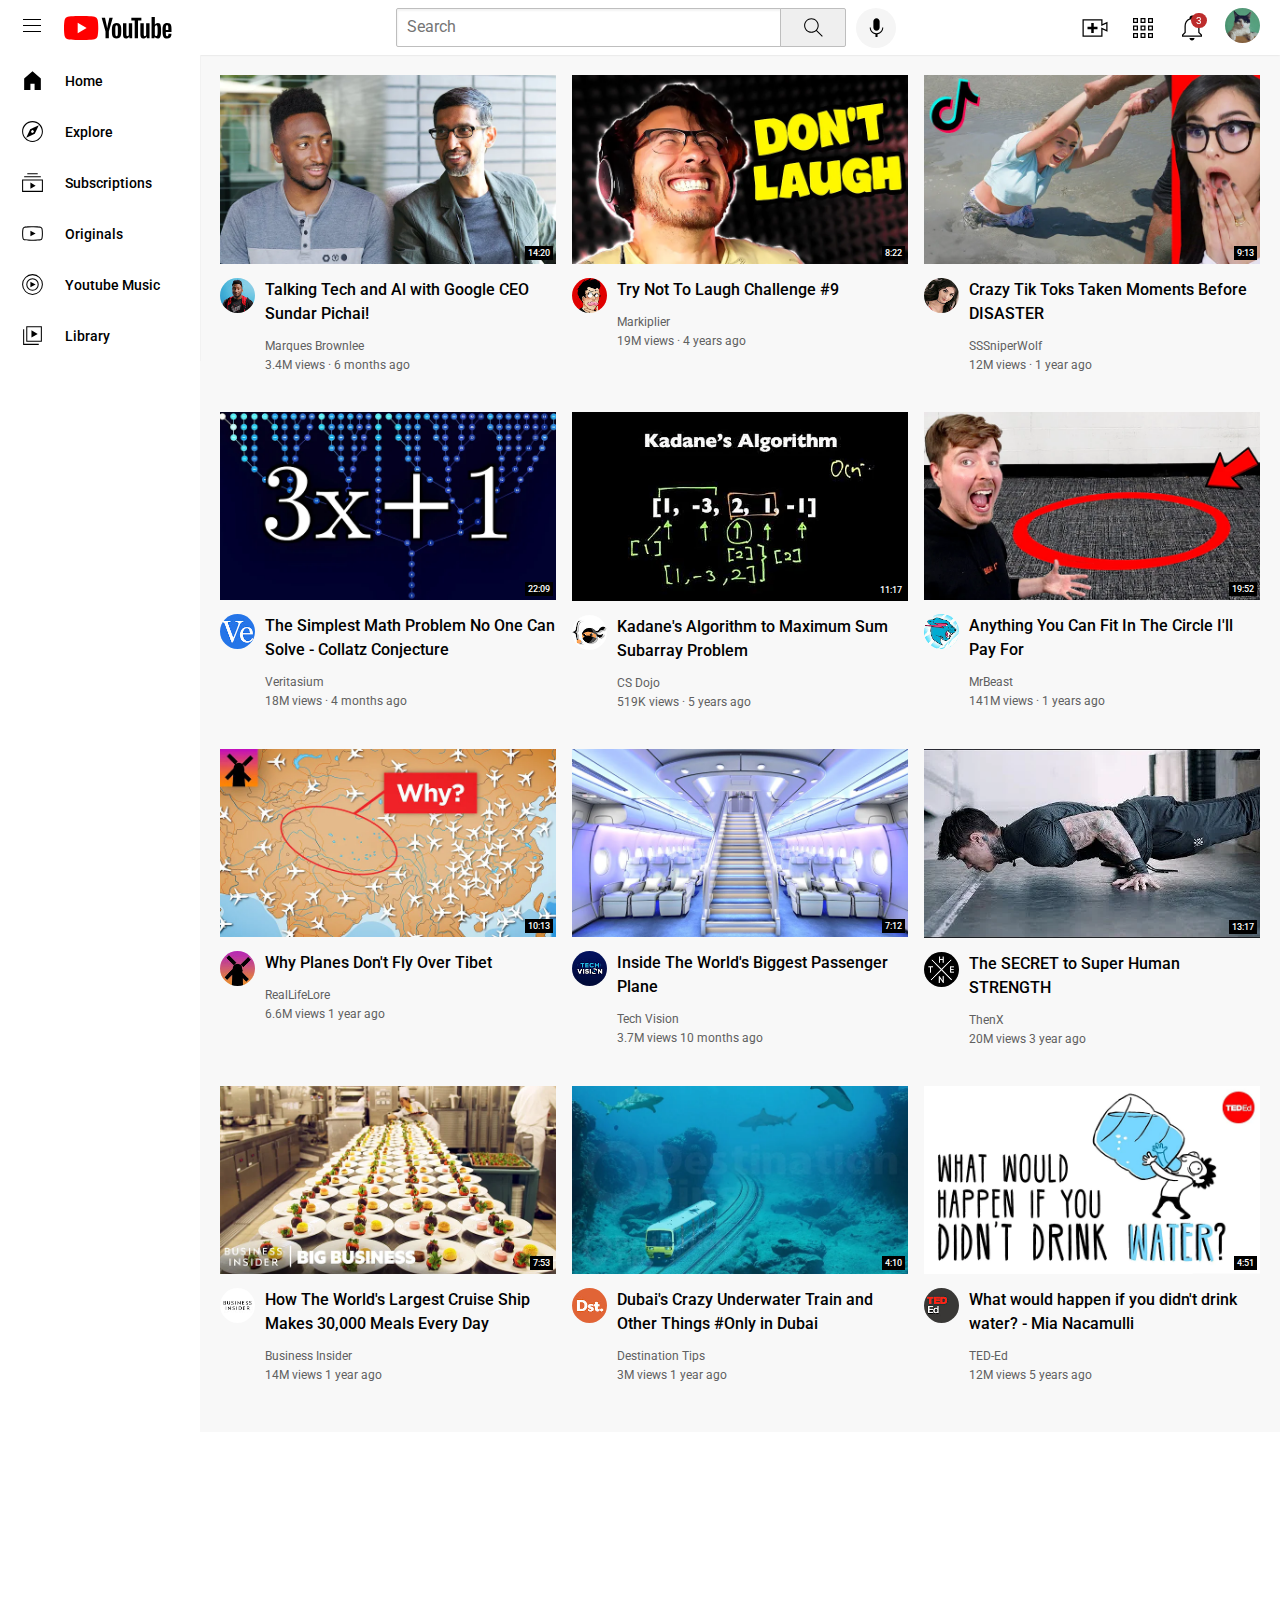
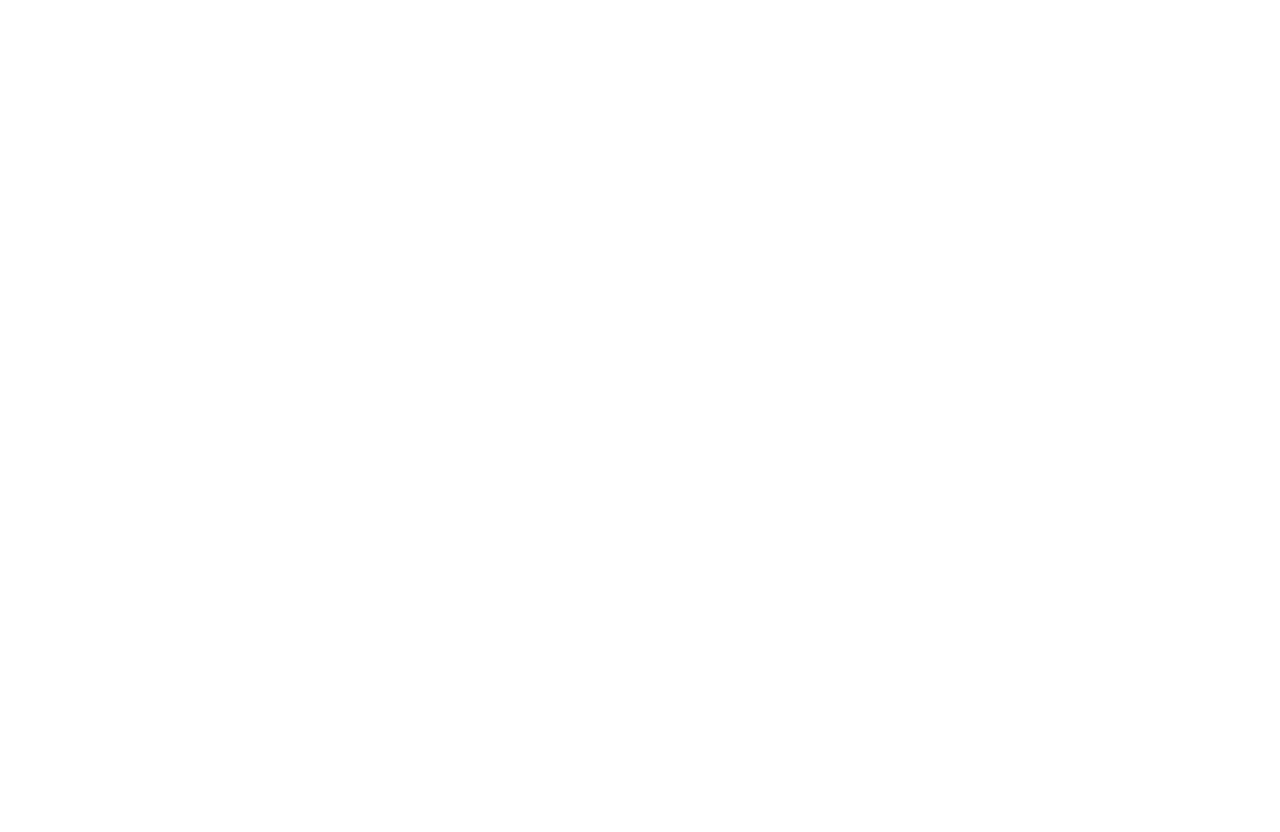
<file: index.html>
<!DOCTYPE html>
<html>

<head>
  <title>youtube.com</title>
  <link rel="preconnect" href="https://fonts.googleapis.com">
  <link rel="preconnect" href="https://fonts.gstatic.com" crossorigin>
  <link href="https://fonts.googleapis.com/css2?family=Montserrat:wght@400;700&family=Roboto+Condensed&family=Roboto:wght@400;500;700&display=swap" rel="stylesheet">
  <link rel="stylesheet" href="styles/video.css">
  <link rel="stylesheet" href="styles/general.css">
  <link rel="stylesheet" href="styles/header.css">
  <link rel="stylesheet" href="styles/sidebar.css">

  
   


</head>

<body>
  <!--header -->
  <header class="header">

    <div class="left-section">
      <div class="menu-setting-container">
        <img src="icons/hamburger-menu.svg" class="hamburger-menu">
        <div class="tooltip">
     <img src="icons/10405584.png">
       <div class="logout">
     
       Log out
      </div>
      </div>
      </div>
      
      <img src="icons/youtube-logo.svg" class="youtube-logo">
    </div>

    <div class="middle-section">
      <input type="text" placeholder="Search" class="search-bar">

      <button class="search-button">
        <img src="icons/search.svg" class="search-button-img">
        <div class="tooltip">Search</div>
      </button>

      <button class="voice-search-button">
        <img src="icons/voice-search-icon.svg" class="voice-search-icon">
        <div class="tooltip">Search With your voice</div>
      </button>
    </div>

    <div class="right-section">
      <div class="icon-container">
        <img src="icons/upload.svg" class=" upload-icon">
        <div class="tooltip">Create</div>
      </div>
      <div class="icon-container">
        <img src="icons/youtube-apps.svg" class="youtube-app-icon">
        <div class="tooltip">Youtube apps</div>
      </div>

      <div class="notification-count">
        <img src="icons/notifications.svg" class="notification-icon">
        <p class="notification-count-no">3</p>
        <div class="tooltip">Notifications</div>
      </div>
       <div class="user-profile-container"> 
       <img src="thumbnails/cat.jpg" class="user-profile">
       <div class="tooltip">
         More setting
       </div>
       </div>
     
    </div>
  </header>
  
  <!--sidebar-->

  <nav class="sidebar">
    <div class="sidebar-link">
      <img src="sidebaricons/home.svg">
      <div>Home</div>
    
    </div>

    <div class="sidebar-link">
      <img src="sidebaricons/explore.svg">
      <div>Explore</div>
    </div>
    <div class="sidebar-link">
      <img src="sidebaricons/subscriptions.svg">
      <div>Subscriptions</div>
    </div>
    <div class="sidebar-link">
      <img src="sidebaricons/originals.svg">
      <div>Originals</div>
    </div>

    <div class="sidebar-link">
      <img src="sidebaricons/youtube-music.svg">
      <div>Youtube Music</div>
    </div>

    <div class="sidebar-link">
      <img src="sidebaricons/library.svg">
      <div>Library</div>
    </div>


  </div>

  </nav>
  <!--video grid box-->
  <main>  
  <section class="video-grid-container">

    <!--first container-->
    <div class="container">

      <div class="vertical-layout1">

        <a href="https://www.youtube.com/watch?v=n2RNcPRtAiY">
          <img class="thumbnail" src="thumbnails/thumbnail-1.webp">
        </a>
        <div class="video-time">14:20</div>
      </div>

      <div class="vertical-layout2">

        <div class="horizontal-layout1">

          <div class="channel-picture-container">

            <a href="https://www.youtube.com/watch?v=n2RNcPRtAiY" target="_blank">
              <img class="video-logo" src="thumbnails/channel-1.jpeg">
            </a>
            <div class="channel-tooltip">
              <img class="channel-tooltip-picture" src="thumbnails/channel-1.jpeg">
              <div>
                <div class="channel-tooltip-title">Marques Brownlee</div>
                <div class="channel-tooltip-stats">15M Subscribers</div>
              </div>
            </div>
          </div>

        </div>

        <div class="horizontal-layout2">
          <a href="https://www.youtube.com/watch?v=n2RNcPRtAiY" target="_blank" class="video-title-link">
            <p class="video-title">
              Talking Tech and Al with Google CEO Sundar Pichai!
            </p>
          </a>


          <p class="video-author">
            Marques Brownlee
          </p>

          <p class="video-views">
            3.4M views &#183; 6 months ago
          </p>

        </div>

      </div>

    </div>
    <!--second container-->


    <div class="container">

      <div class="vertical-layout1">
        <a href="https://www.youtube.com/watch?v=mP0RAo9SKZk" target="_blank" class="video-title-link">
          <img class="thumbnail" src="thumbnails/thumbnail-2.webp">

        </a>

        <div class="video-time">8:22</div>
      </div>

      <div class="vertical-layout2">
        <div class="horizontal-layout1">
          <div class="channel-picture-container">
            <a href="https://www.youtube.com/watch?v=mP0RAo9SKZk">
              <img src="thumbnails/channel-2.jpeg" class="video-logo">
            </a>
            <div class="channel-tooltip">
              <img src="thumbnails/channel-2.jpeg" class="channel-tooltip-picture">
              <div>
                <div class="channel-tooltip-title">Markiplier</div>
                <div class="channel-tooltip-stats">16M Subscribers</div>
              </div>
            </div>
          </div>


        </div>

        <div class="horizontal-layout2">
          <a href="https://www.youtube.com/watch?v=mP0RAo9SKZk" target="_blank" class="video-title-link">

            <p class="video-title">
              Try Not To Laugh Challenge #9
            </p>

          </a>

          <p class="video-author">
            Markiplier
          </p>

          <p class="video-views">
            19M views &#183; 4 years ago
          </p>

        </div>

      </div>

    </div>

    <!-- third container-->
    <div class="container">

      <div class="vertical-layout1">
        <a href="https://www.youtube.com/watch?v=FgjPQQeTh1w" target="_blank" class="video-title-link">
          <img class="thumbnail" src="thumbnails/thumbnail-3.webp">
        </a>

        <div class="video-time">9:13</div>

      </div>

      <div class="vertical-layout2">

        <div class="horizontal-layout1">
          <a href="https://www.youtube.com/watch?v=FgjPQQeTh1w" target="_blank" class="video-title-link">
            <img class="video-logo" src="thumbnails/channel-3.jpeg">
          </a>


        </div>

        <div class="horizontal-layout2">
          <a href="https://www.youtube.com/watch?v=FgjPQQeTh1w" target="_blank" class="video-title-link">
            <p class="video-title">
              Crazy Tik Toks Taken Moments Before DISASTER </p>
          </a>



          <p class="video-author">
            SSSniperWolf
          </p>

          <p class="video-views">
            12M views &#183; 1 year ago
          </p>

        </div>

      </div>

    </div>
    <!--fourth container-->


    <div class="container">

      <div class="vertical-layout1">
        <a href="https://www.youtube.com/watch?v=094y1Z2wpJg" target="_blank" class="video-title-link">
          <img class="thumbnail" src="thumbnails/thumbnail-4.webp">
        </a>

        <div class="video-time">22:09</div>
      </div>

      <div class="vertical-layout2">

        <div class="horizontal-layout1">
          <a href="https://www.youtube.com/watch?v=094y1Z2wpJg" target="_blank" class="video-title-link">
            <img class="video-logo" src="thumbnails/channel-4.jpeg">
          </a>


        </div>

        <div class="horizontal-layout2">

          <a href="https://www.youtube.com/watch?v=094y1Z2wpJg" target="_blank" class="video-title-link">

            <p class="video-title">
              The Simplest Math Problem No One Can Solve - Collatz Conjecture
            </p>
          </a>


          <p class="video-author">
            Veritasium
          </p>

          <p class="video-views">
            18M views &#183; 4 months ago
          </p>

        </div>

      </div>

    </div>

    <!--fifth container-->

    <div class="container">

      <div class="vertical-layout1">
        <a href="https://www.youtube.com/watch?v=86CQq3pKSUw" target="_blank" class="video-title-link">
          <img class="thumbnail" src="thumbnails/thumbnail-5.webp">
        </a>

        <div class="video-time">11:17</div>

      </div>

      <div class="vertical-layout2">

        <div class="horizontal-layout1">
          <a href="https://www.youtube.com/watch?v=86CQq3pKSUw" target="_blank" class="video-title-link">
            <img class="video-logo" src="thumbnails/channel-5.jpeg">
          </a>


        </div>

        <div class="horizontal-layout2">
          <a href="https://www.youtube.com/watch?v=86CQq3pKSUw" target="_blank" class="video-title-link">
            <p class="video-title">
              Kadane's Algorithm to Maximum Sum Subarray Problem
            </p>
          </a>


          <p class="video-author">
            CS Dojo
          </p>

          <p class="video-views">
            519K views &#183; 5 years ago
          </p>

        </div>

      </div>

    </div>
    <!--sixth container-->


    <div class="container">

      <div class="vertical-layout1">
        <a href="//www.youtube.com/watch?v=yXWw0_UfSFg" target="_blank" class="video-title-link">
          <img class="thumbnail" src="thumbnails/thumbnail-6.webp">
        </a>

        <div class="video-time">19:52</div>
      </div>

      <div class="vertical-layout2">

        <div class="horizontal-layout1">
          <a href="//www.youtube.com/watch?v=yXWw0_UfSFg" target="_blank" class="video-title-link">
            <img class="video-logo" src="thumbnails/channel-6.jpeg">
          </a>


        </div>

        <div class="horizontal-layout2">

          <a href="//www.youtube.com/watch?v=yXWw0_UfSFg" target="_blank" class="video-title-link">

            <p class="video-title">
              Anything You Can Fit In The Circle I'll Pay For
            </p>

          </a>

          <p class="video-author">
            MrBeast
          </p>

          <p class="video-views">
            141M views &#183; 1 years ago
          </p>

        </div>

      </div>

    </div>
    
       <!--7th container-->
          <div class="container">

      <div class="vertical-layout1">
        <a href="https://www.youtube.com/watch?v=fNVa1qMbF9Y" target="_blank" class="video-title-link">
          <img class="thumbnail" src="thumbnails/thumbnail-7.webp">
        </a>

        <div class="video-time">10:13</div>
      </div>

      <div class="vertical-layout2">

        <div class="horizontal-layout1">
          <a href="https://www.youtube.com/watch?v=fNVa1qMbF9Y" target="_blank" class="video-title-link">
            <img class="video-logo" src="thumbnails/channel-7.jpeg">
          </a>


        </div>

        <div class="horizontal-layout2">

          <a href="https://www.youtube.com/watch?v=fNVa1qMbF9Y" target="_blank" class="video-title-link">

            <p class="video-title">
              Why Planes Don't Fly Over Tibet
            </p>

          </a>

          <p class="video-author">
            RealLifeLore

            
          </p>

          <p class="video-views">
            6.6M views 1 year ago
          </p>

        </div>

      </div>

    </div>
        <!--8th container-->
      <div class="container">

      <div class="vertical-layout1">
        <a href="https://www.youtube.com/watch?v=lFm4EM1juls" target="_blank" class="video-title-link">
          <img class="thumbnail" src="thumbnails/thumbnail-8.webp">
        </a>

        <div class="video-time">7:12</div>
      </div>

      <div class="vertical-layout2">

        <div class="horizontal-layout1">
          <a href="https://www.youtube.com/watch?v=lFm4EM1juls" target="_blank" class="video-title-link">
            <img class="video-logo" src="thumbnails/channel-8.jpeg">
          </a>


        </div>

        <div class="horizontal-layout2">

          <a href="https://www.youtube.com/watch?v=lFm4EM1juls" target="_blank" class="video-title-link">

            <p class="video-title">
          Inside The World's Biggest Passenger Plane
            </p>

          </a>

          <p class="video-author">
            Tech Vision

            
          </p>

          <p class="video-views">
          3.7M views 10 months ago
          </p>

        </div>

      </div>

    </div>
       <!--9th container-->
     <div class="container">

      <div class="vertical-layout1">
        <a href="https://www.youtube.com/watch?v=ixmxOlcrlUc" target="_blank" class="video-title-link">
          <img class="thumbnail" src="thumbnails/thumbnail-9.webp">
        </a>

        <div class="video-time">13:17</div>
      </div>

      <div class="vertical-layout2">

        <div class="horizontal-layout1">
          <a href="https://www.youtube.com/watch?v=ixmxOlcrlUc" target="_blank" class="video-title-link">
            <img class="video-logo" src="thumbnails/channel-9.jpeg">
          </a>


        </div>

        <div class="horizontal-layout2">

          <a href="https://www.youtube.com/watch?v=ixmxOlcrlUc" target="_blank" class="video-title-link">

            <p class="video-title">
          The SECRET to Super Human STRENGTH
            </p>

          </a>

          <p class="video-author">
            
           ThenX
            
          </p>

          <p class="video-views">
          20M views 3 year ago
          </p>

        </div>

      </div>

    </div>
       <!--10th container-->
     <div class="container">

      <div class="vertical-layout1">
        <a href="https://www.youtube.com/watch?v=R2vXbFp5C9o" target="_blank" class="video-title-link">
          <img class="thumbnail" src="thumbnails/thumbnail-10.webp">
        </a>

        <div class="video-time">7:53</div>
      </div>

      <div class="vertical-layout2">

        <div class="horizontal-layout1">
          <a href="https://www.youtube.com/watch?v=R2vXbFp5C9o" target="_blank" class="video-title-link">
            <img class="video-logo" src="thumbnails/channel-10.jpeg">
          </a>


        </div>

        <div class="horizontal-layout2">

          <a href="https://www.youtube.com/watch?v=R2vXbFp5C9o" target="_blank" class="video-title-link">

            <p class="video-title">
          How The World's Largest Cruise Ship Makes 30,000 Meals Every Day
            </p>

          </a>

          <p class="video-author">
            Business Insider

            
          </p>

          <p class="video-views">
          14M views 1 year ago
          </p>

        </div>

      </div>

    </div>
        <!--11th container-->
      <div class="container">

      <div class="vertical-layout1">
        <a href="https://www.youtube.com/watch?v=0nZuYyXET3s" target="_blank" class="video-title-link">
          <img class="thumbnail" src="thumbnails/thumbnail-11.webp">
        </a>

        <div class="video-time">4:10</div>
      </div>

      <div class="vertical-layout2">

        <div class="horizontal-layout1">
          <a href="https://www.youtube.com/watch?v=0nZuYyXET3s" target="_blank" class="video-title-link">
            <img class="video-logo" src="thumbnails/channel-11.jpeg">
          </a>


        </div>

        <div class="horizontal-layout2">

          <a href="https://www.youtube.com/watch?v=0nZuYyXET3s" target="_blank" class="video-title-link">

            <p class="video-title">
          Dubai's Crazy Underwater Train and Other Things #Only in Dubai
            </p>

          </a>

          <p class="video-author">
            
           Destination Tips
            
          </p>

          <p class="video-views">
          3M views 1 year ago
          </p>

        </div>

      </div>

    </div>
        <!--12th container--> 
        <div class="container">

      <div class="vertical-layout1">
        <a href="https://www.youtube.com/watch?v=9iMGFqMmUFs" target="_blank" class="video-title-link">
          <img class="thumbnail" src="thumbnails/thumbnail-12.webp">
        </a>

        <div class="video-time">4:51</div>
      </div>

      <div class="vertical-layout2">

        <div class="horizontal-layout1">
          <a href="https://www.youtube.com/watch?v=9iMGFqMmUFs" target="_blank" class="video-title-link">
            <img class="video-logo" src="thumbnails/channel-12.jpeg">
          </a>


        </div>

        <div class="horizontal-layout2">

          <a href="https://www.youtube.com/watch?v=9iMGFqMmUFs" target="_blank" class="video-title-link">

            <p class="video-title">
          What would happen if you didn't drink water? - Mia Nacamulli
            </p>

          </a>

          <p class="video-author">
            
           TED-Ed
            
          </p>

          <p class="video-views">
          12M views 5 years ago
          </p>

        </div>

      </div>

    </div>
     
  </section>
</main>

</body>

</html>
</file>
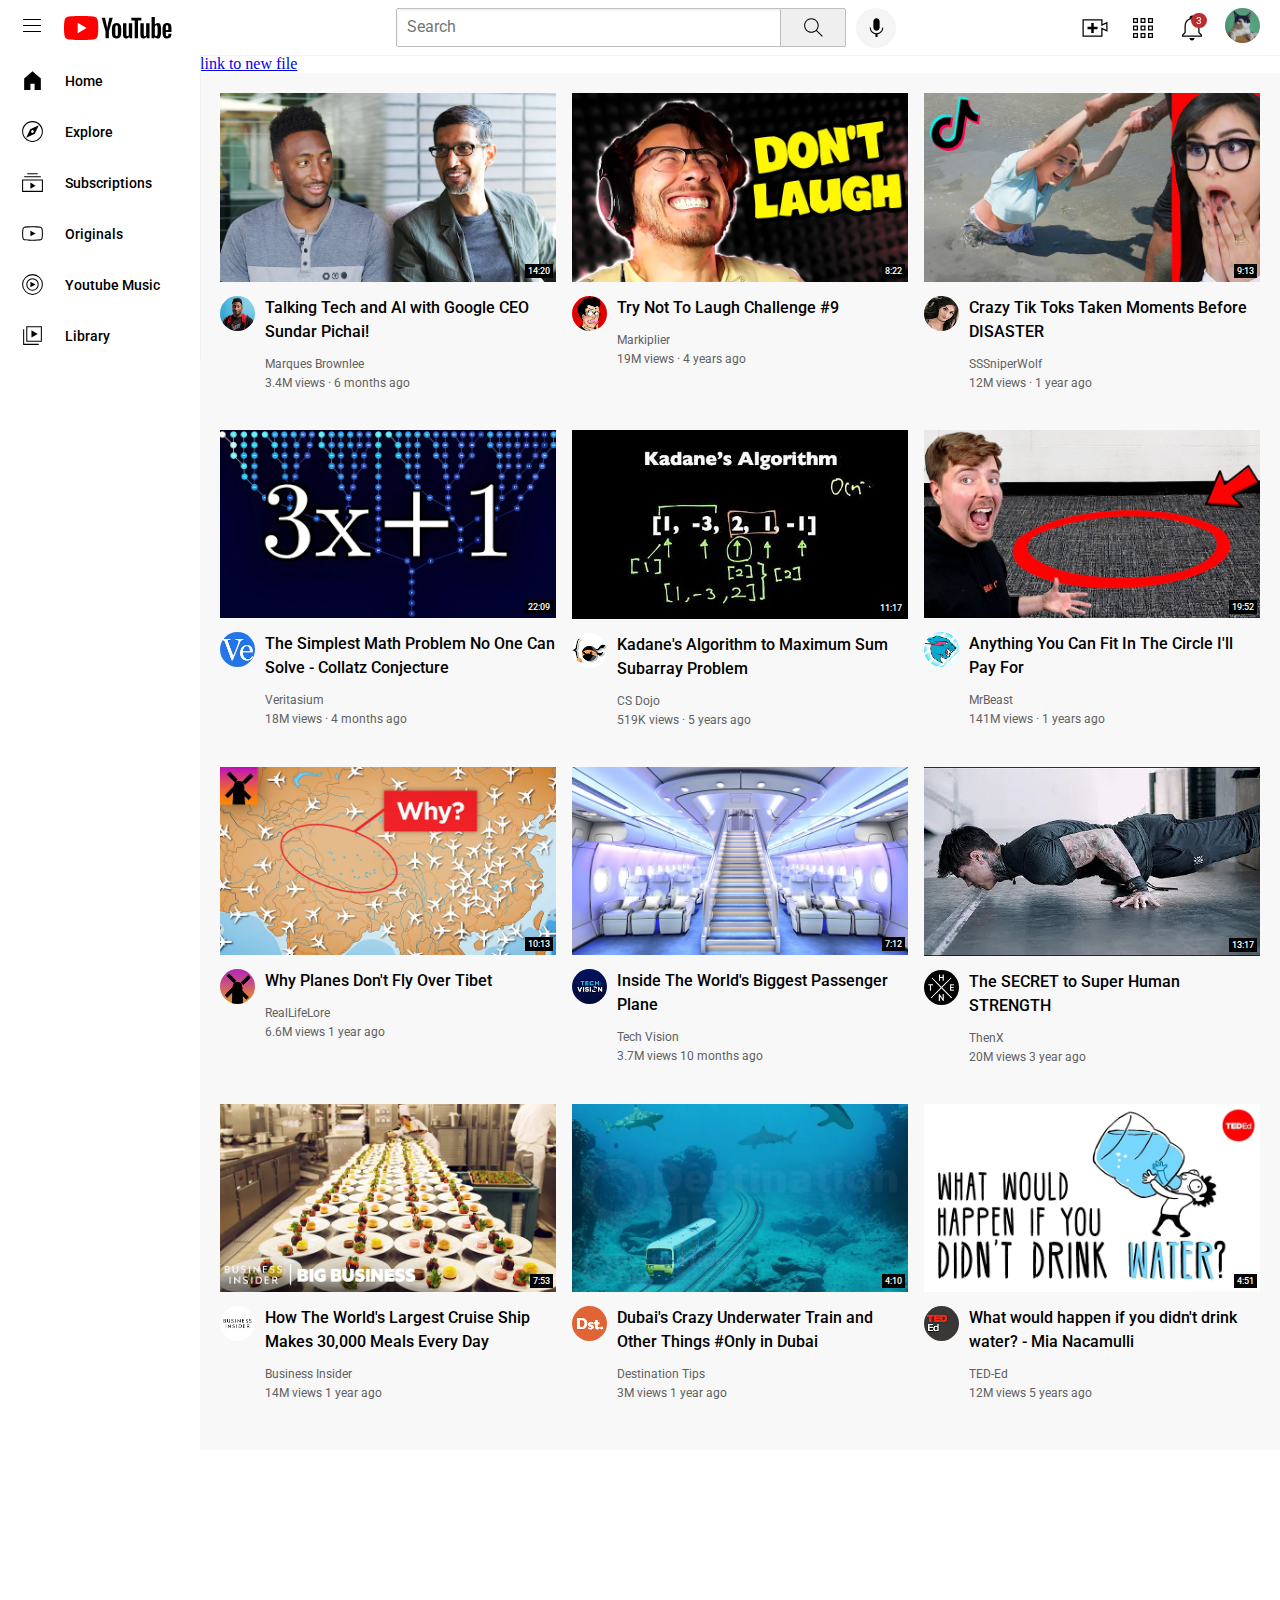
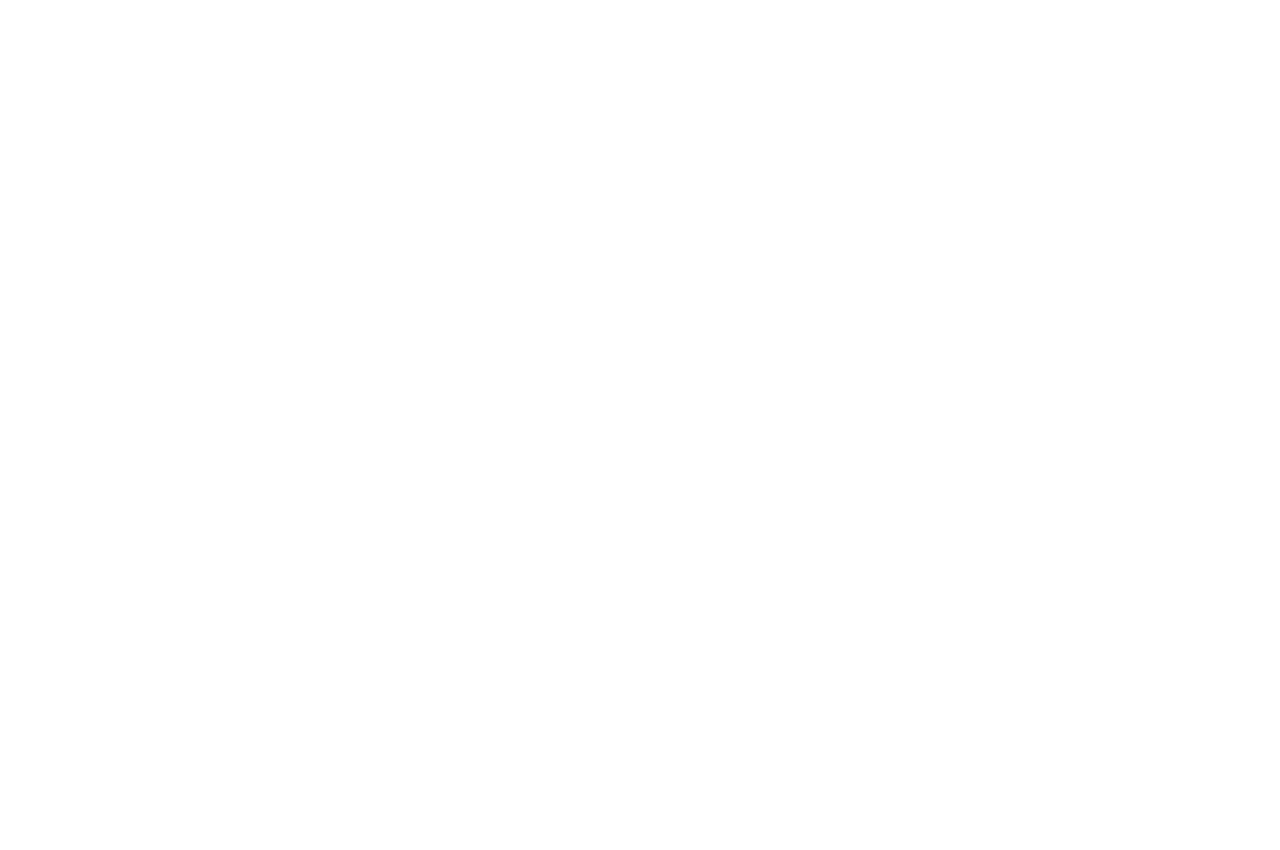
<file: youtube.html>
<!DOCTYPE html>
<html>

<head>
  <title>youtube.com</title>
  <link rel="preconnect" href="https://fonts.googleapis.com">
  <link rel="preconnect" href="https://fonts.gstatic.com" crossorigin>
  <link href="https://fonts.googleapis.com/css2?family=Montserrat:wght@400;700&family=Roboto+Condensed&family=Roboto:wght@400;500;700&display=swap" rel="stylesheet">
  <link rel="stylesheet" href="styles/video.css">
  <link rel="stylesheet" href="styles/general.css">
  <link rel="stylesheet" href="styles/header.css">
  <link rel="stylesheet" href="styles/sidebar.css">

  
   


</head>

<body>
  <!--header -->
  <header class="header">

    <div class="left-section">
      <div class="menu-setting-container">
        <img src="icons/hamburger-menu.svg" class="hamburger-menu">
        <div class="tooltip">
     <img src="icons/10405584.png">
       <div class="logout">
     
       Log out
      </div>
      </div>
      </div>
      
      <img src="icons/youtube-logo.svg" class="youtube-logo">
    </div>

    <div class="middle-section">
      <input type="text" placeholder="Search" class="search-bar">

      <button class="search-button">
        <img src="icons/search.svg" class="search-button-img">
        <div class="tooltip">Search</div>
      </button>

      <button class="voice-search-button">
        <img src="icons/voice-search-icon.svg" class="voice-search-icon">
        <div class="tooltip">Search With your voice</div>
      </button>
    </div>

    <div class="right-section">
      <div class="icon-container">
        <img src="icons/upload.svg" class=" upload-icon">
        <div class="tooltip">Create</div>
      </div>
      <div class="icon-container">
        <img src="icons/youtube-apps.svg" class="youtube-app-icon">
        <div class="tooltip">Youtube apps</div>
      </div>

      <div class="notification-count">
        <img src="icons/notifications.svg" class="notification-icon">
        <p class="notification-count-no">3</p>
        <div class="tooltip">Notifications</div>
      </div>
       <div class="user-profile-container"> 
       <img src="thumbnails/cat.jpg" class="user-profile">
       <div class="tooltip">
         More setting
       </div>
       </div>
     
    </div>
  </header>
   <a  href="index.html">link to new file</a>
  <!--sidebar-->

  <nav class="sidebar">
    <div class="sidebar-link">
      <img src="sidebaricons/home.svg">
      <div>Home</div>
    
    </div>

    <div class="sidebar-link">
      <img src="sidebaricons/explore.svg">
      <div>Explore</div>
    </div>
    <div class="sidebar-link">
      <img src="sidebaricons/subscriptions.svg">
      <div>Subscriptions</div>
    </div>
    <div class="sidebar-link">
      <img src="sidebaricons/originals.svg">
      <div>Originals</div>
    </div>

    <div class="sidebar-link">
      <img src="sidebaricons/youtube-music.svg">
      <div>Youtube Music</div>
    </div>

    <div class="sidebar-link">
      <img src="sidebaricons/library.svg">
      <div>Library</div>
    </div>


  </div>

  </nav>
  <!--video grid box-->
  <main>  
  <section class="video-grid-container">

    <!--first container-->
    <div class="container">

      <div class="vertical-layout1">

        <a href="https://www.youtube.com/watch?v=n2RNcPRtAiY">
          <img class="thumbnail" src="thumbnails/thumbnail-1.webp">
        </a>
        <div class="video-time">14:20</div>
      </div>

      <div class="vertical-layout2">

        <div class="horizontal-layout1">

          <div class="channel-picture-container">

            <a href="https://www.youtube.com/watch?v=n2RNcPRtAiY" target="_blank">
              <img class="video-logo" src="thumbnails/channel-1.jpeg">
            </a>
            <div class="channel-tooltip">
              <img class="channel-tooltip-picture" src="thumbnails/channel-1.jpeg">
              <div>
                <div class="channel-tooltip-title">Marques Brownlee</div>
                <div class="channel-tooltip-stats">15M Subscribers</div>
              </div>
            </div>
          </div>

        </div>

        <div class="horizontal-layout2">
          <a href="https://www.youtube.com/watch?v=n2RNcPRtAiY" target="_blank" class="video-title-link">
            <p class="video-title">
              Talking Tech and Al with Google CEO Sundar Pichai!
            </p>
          </a>


          <p class="video-author">
            Marques Brownlee
          </p>

          <p class="video-views">
            3.4M views &#183; 6 months ago
          </p>

        </div>

      </div>

    </div>
    <!--second container-->


    <div class="container">

      <div class="vertical-layout1">
        <a href="https://www.youtube.com/watch?v=mP0RAo9SKZk" target="_blank" class="video-title-link">
          <img class="thumbnail" src="thumbnails/thumbnail-2.webp">

        </a>

        <div class="video-time">8:22</div>
      </div>

      <div class="vertical-layout2">
        <div class="horizontal-layout1">
          <div class="channel-picture-container">
            <a href="https://www.youtube.com/watch?v=mP0RAo9SKZk">
              <img src="thumbnails/channel-2.jpeg" class="video-logo">
            </a>
            <div class="channel-tooltip">
              <img src="thumbnails/channel-2.jpeg" class="channel-tooltip-picture">
              <div>
                <div class="channel-tooltip-title">Markiplier</div>
                <div class="channel-tooltip-stats">16M Subscribers</div>
              </div>
            </div>
          </div>


        </div>

        <div class="horizontal-layout2">
          <a href="https://www.youtube.com/watch?v=mP0RAo9SKZk" target="_blank" class="video-title-link">

            <p class="video-title">
              Try Not To Laugh Challenge #9
            </p>

          </a>

          <p class="video-author">
            Markiplier
          </p>

          <p class="video-views">
            19M views &#183; 4 years ago
          </p>

        </div>

      </div>

    </div>

    <!-- third container-->
    <div class="container">

      <div class="vertical-layout1">
        <a href="https://www.youtube.com/watch?v=FgjPQQeTh1w" target="_blank" class="video-title-link">
          <img class="thumbnail" src="thumbnails/thumbnail-3.webp">
        </a>

        <div class="video-time">9:13</div>

      </div>

      <div class="vertical-layout2">

        <div class="horizontal-layout1">
          <a href="https://www.youtube.com/watch?v=FgjPQQeTh1w" target="_blank" class="video-title-link">
            <img class="video-logo" src="thumbnails/channel-3.jpeg">
          </a>


        </div>

        <div class="horizontal-layout2">
          <a href="https://www.youtube.com/watch?v=FgjPQQeTh1w" target="_blank" class="video-title-link">
            <p class="video-title">
              Crazy Tik Toks Taken Moments Before DISASTER </p>
          </a>



          <p class="video-author">
            SSSniperWolf
          </p>

          <p class="video-views">
            12M views &#183; 1 year ago
          </p>

        </div>

      </div>

    </div>
    <!--fourth container-->


    <div class="container">

      <div class="vertical-layout1">
        <a href="https://www.youtube.com/watch?v=094y1Z2wpJg" target="_blank" class="video-title-link">
          <img class="thumbnail" src="thumbnails/thumbnail-4.webp">
        </a>

        <div class="video-time">22:09</div>
      </div>

      <div class="vertical-layout2">

        <div class="horizontal-layout1">
          <a href="https://www.youtube.com/watch?v=094y1Z2wpJg" target="_blank" class="video-title-link">
            <img class="video-logo" src="thumbnails/channel-4.jpeg">
          </a>


        </div>

        <div class="horizontal-layout2">

          <a href="https://www.youtube.com/watch?v=094y1Z2wpJg" target="_blank" class="video-title-link">

            <p class="video-title">
              The Simplest Math Problem No One Can Solve - Collatz Conjecture
            </p>
          </a>


          <p class="video-author">
            Veritasium
          </p>

          <p class="video-views">
            18M views &#183; 4 months ago
          </p>

        </div>

      </div>

    </div>

    <!--fifth container-->

    <div class="container">

      <div class="vertical-layout1">
        <a href="https://www.youtube.com/watch?v=86CQq3pKSUw" target="_blank" class="video-title-link">
          <img class="thumbnail" src="thumbnails/thumbnail-5.webp">
        </a>

        <div class="video-time">11:17</div>

      </div>

      <div class="vertical-layout2">

        <div class="horizontal-layout1">
          <a href="https://www.youtube.com/watch?v=86CQq3pKSUw" target="_blank" class="video-title-link">
            <img class="video-logo" src="thumbnails/channel-5.jpeg">
          </a>


        </div>

        <div class="horizontal-layout2">
          <a href="https://www.youtube.com/watch?v=86CQq3pKSUw" target="_blank" class="video-title-link">
            <p class="video-title">
              Kadane's Algorithm to Maximum Sum Subarray Problem
            </p>
          </a>


          <p class="video-author">
            CS Dojo
          </p>

          <p class="video-views">
            519K views &#183; 5 years ago
          </p>

        </div>

      </div>

    </div>
    <!--sixth container-->


    <div class="container">

      <div class="vertical-layout1">
        <a href="//www.youtube.com/watch?v=yXWw0_UfSFg" target="_blank" class="video-title-link">
          <img class="thumbnail" src="thumbnails/thumbnail-6.webp">
        </a>

        <div class="video-time">19:52</div>
      </div>

      <div class="vertical-layout2">

        <div class="horizontal-layout1">
          <a href="//www.youtube.com/watch?v=yXWw0_UfSFg" target="_blank" class="video-title-link">
            <img class="video-logo" src="thumbnails/channel-6.jpeg">
          </a>


        </div>

        <div class="horizontal-layout2">

          <a href="//www.youtube.com/watch?v=yXWw0_UfSFg" target="_blank" class="video-title-link">

            <p class="video-title">
              Anything You Can Fit In The Circle I'll Pay For
            </p>

          </a>

          <p class="video-author">
            MrBeast
          </p>

          <p class="video-views">
            141M views &#183; 1 years ago
          </p>

        </div>

      </div>

    </div>
    
       <!--7th container-->
          <div class="container">

      <div class="vertical-layout1">
        <a href="https://www.youtube.com/watch?v=fNVa1qMbF9Y" target="_blank" class="video-title-link">
          <img class="thumbnail" src="thumbnails/thumbnail-7.webp">
        </a>

        <div class="video-time">10:13</div>
      </div>

      <div class="vertical-layout2">

        <div class="horizontal-layout1">
          <a href="https://www.youtube.com/watch?v=fNVa1qMbF9Y" target="_blank" class="video-title-link">
            <img class="video-logo" src="thumbnails/channel-7.jpeg">
          </a>


        </div>

        <div class="horizontal-layout2">

          <a href="https://www.youtube.com/watch?v=fNVa1qMbF9Y" target="_blank" class="video-title-link">

            <p class="video-title">
              Why Planes Don't Fly Over Tibet
            </p>

          </a>

          <p class="video-author">
            RealLifeLore

            
          </p>

          <p class="video-views">
            6.6M views 1 year ago
          </p>

        </div>

      </div>

    </div>
        <!--8th container-->
      <div class="container">

      <div class="vertical-layout1">
        <a href="https://www.youtube.com/watch?v=lFm4EM1juls" target="_blank" class="video-title-link">
          <img class="thumbnail" src="thumbnails/thumbnail-8.webp">
        </a>

        <div class="video-time">7:12</div>
      </div>

      <div class="vertical-layout2">

        <div class="horizontal-layout1">
          <a href="https://www.youtube.com/watch?v=lFm4EM1juls" target="_blank" class="video-title-link">
            <img class="video-logo" src="thumbnails/channel-8.jpeg">
          </a>


        </div>

        <div class="horizontal-layout2">

          <a href="https://www.youtube.com/watch?v=lFm4EM1juls" target="_blank" class="video-title-link">

            <p class="video-title">
          Inside The World's Biggest Passenger Plane
            </p>

          </a>

          <p class="video-author">
            Tech Vision

            
          </p>

          <p class="video-views">
          3.7M views 10 months ago
          </p>

        </div>

      </div>

    </div>
       <!--9th container-->
     <div class="container">

      <div class="vertical-layout1">
        <a href="https://www.youtube.com/watch?v=ixmxOlcrlUc" target="_blank" class="video-title-link">
          <img class="thumbnail" src="thumbnails/thumbnail-9.webp">
        </a>

        <div class="video-time">13:17</div>
      </div>

      <div class="vertical-layout2">

        <div class="horizontal-layout1">
          <a href="https://www.youtube.com/watch?v=ixmxOlcrlUc" target="_blank" class="video-title-link">
            <img class="video-logo" src="thumbnails/channel-9.jpeg">
          </a>


        </div>

        <div class="horizontal-layout2">

          <a href="https://www.youtube.com/watch?v=ixmxOlcrlUc" target="_blank" class="video-title-link">

            <p class="video-title">
          The SECRET to Super Human STRENGTH
            </p>

          </a>

          <p class="video-author">
            
           ThenX
            
          </p>

          <p class="video-views">
          20M views 3 year ago
          </p>

        </div>

      </div>

    </div>
       <!--10th container-->
     <div class="container">

      <div class="vertical-layout1">
        <a href="https://www.youtube.com/watch?v=R2vXbFp5C9o" target="_blank" class="video-title-link">
          <img class="thumbnail" src="thumbnails/thumbnail-10.webp">
        </a>

        <div class="video-time">7:53</div>
      </div>

      <div class="vertical-layout2">

        <div class="horizontal-layout1">
          <a href="https://www.youtube.com/watch?v=R2vXbFp5C9o" target="_blank" class="video-title-link">
            <img class="video-logo" src="thumbnails/channel-10.jpeg">
          </a>


        </div>

        <div class="horizontal-layout2">

          <a href="https://www.youtube.com/watch?v=R2vXbFp5C9o" target="_blank" class="video-title-link">

            <p class="video-title">
          How The World's Largest Cruise Ship Makes 30,000 Meals Every Day
            </p>

          </a>

          <p class="video-author">
            Business Insider

            
          </p>

          <p class="video-views">
          14M views 1 year ago
          </p>

        </div>

      </div>

    </div>
        <!--11th container-->
      <div class="container">

      <div class="vertical-layout1">
        <a href="https://www.youtube.com/watch?v=0nZuYyXET3s" target="_blank" class="video-title-link">
          <img class="thumbnail" src="thumbnails/thumbnail-11.webp">
        </a>

        <div class="video-time">4:10</div>
      </div>

      <div class="vertical-layout2">

        <div class="horizontal-layout1">
          <a href="https://www.youtube.com/watch?v=0nZuYyXET3s" target="_blank" class="video-title-link">
            <img class="video-logo" src="thumbnails/channel-11.jpeg">
          </a>


        </div>

        <div class="horizontal-layout2">

          <a href="https://www.youtube.com/watch?v=0nZuYyXET3s" target="_blank" class="video-title-link">

            <p class="video-title">
          Dubai's Crazy Underwater Train and Other Things #Only in Dubai
            </p>

          </a>

          <p class="video-author">
            
           Destination Tips
            
          </p>

          <p class="video-views">
          3M views 1 year ago
          </p>

        </div>

      </div>

    </div>
        <!--12th container--> 
        <div class="container">

      <div class="vertical-layout1">
        <a href="https://www.youtube.com/watch?v=9iMGFqMmUFs" target="_blank" class="video-title-link">
          <img class="thumbnail" src="thumbnails/thumbnail-12.webp">
        </a>

        <div class="video-time">4:51</div>
      </div>

      <div class="vertical-layout2">

        <div class="horizontal-layout1">
          <a href="https://www.youtube.com/watch?v=9iMGFqMmUFs" target="_blank" class="video-title-link">
            <img class="video-logo" src="thumbnails/channel-12.jpeg">
          </a>


        </div>

        <div class="horizontal-layout2">

          <a href="https://www.youtube.com/watch?v=9iMGFqMmUFs" target="_blank" class="video-title-link">

            <p class="video-title">
          What would happen if you didn't drink water? - Mia Nacamulli
            </p>

          </a>

          <p class="video-author">
            
           TED-Ed
            
          </p>

          <p class="video-views">
          12M views 5 years ago
          </p>

        </div>

      </div>

    </div>
     
  </section>
</main>

</body>

</html>
</file>
<file: styles/video.css>
.video-grid-container{
       display: grid;
       grid-template-columns: 1fr 1fr 1fr;
       column-gap: 16px;
       row-gap: 40px;
       background-color: rgba(248, 248, 248, 1);
       padding-left: 20px;
       padding-top: 20px;
       padding-right: 20px;
       padding-bottom: 50px;
      
       
       
     }
    
      @media (max-width: 750px) {
       .video-grid-container{
         grid-template-columns: 1fr;
       }
      }
       
     @media(min-width: 751px) and (max-width:  1499px){
       .video-grid-container{
         grid-template-columns: 1fr 1fr 1fr;
       }
     }
       
     
    @media(min-width: 1500px){
      .video-grid-container{
        grid-template-columns: 1fr 1fr 1fr 1fr;
      }
    }
    
     
    .vertical-layout1 {
      margin-bottom: 10px;
      position: relative;
      
    }
    .video-time{
      margin: 0;
      position: absolute;
      background-color: black;
      color: white;
      font-size: 9px;
      font-family: Roboto,Arial;
      font-weight:  500;
      bottom: 8px;
      right: 3px;
      padding-top: 2px;
      padding-bottom: 2px;
      padding-right: 3px;
      padding-left: 3px;
      
    }
    .thumbnail {
      width: 100%;
    }

    .vertical-layout2 {
      display: grid;
      grid-template-columns: 45px 1fr;
    }
     
     
     
     
    .video-logo {
      width: 35px;
      border-radius: 20px;

    }

    .video-title {
      margin-bottom: 13px;
      font-weight: 500;
      font-size: 15px;
      line-height: 20px;
      display: block;
      
      
      
    }
    
    
     
      


    @media(min-width: 1000px) {
      .video-title{
        font-size: 16px;
        line-height: 24px;
      }
    .video-author,
    .video-views {
      font-size: 14px;
      
    }
    }

    .video-author,
    .video-views {
      font-size: 12px;
      color: rgba(96, 96, 96, 1);
    }

    .video-author {
      margin-bottom: 5px;
    }  
    .video-title-link {
    text-decoration: none;
    color: black;
    
    
    }
   
    
    
   .channel-picture-container {
      position: relative;
      display: inline-block;


    }

    .channel-tooltip {
      position: absolute;
      background-color: white;
      width: 180px;
      display: flex;
      align-items: center;
      padding-top: 10px;
      padding-left: 10px;
      padding-bottom: 10px;
      padding-right: 10px;
      border-radius: 4px;
      box-shadow: 0px 0px 8px rgba(0, 0, 0, 0.15);
      opacity: 0;
      bottom: -70px;
      left: -1px;
      z-index: 1;
      transition: opacity 0.3s ease;
      pointer-events: none;

    }

    .channel-tooltip-picture {
      width: 45px;
      border-radius: 25px;
      margin-right: 10px;

    }

    .channel-tooltip-title {
      font-family: Roboto, Arial;
      font-weight: 700;
      font-size: 14px;
      margin-bottom: 4px;
    }

    .channel-tooltip-stats {
      font-family: Roboto, Arial;

      font-size: 12px;
      color: rgba(103, 103, 103, 1);
    }

    .channel-picture-container:hover .channel-tooltip {
      opacity: 1;
    }
    a{
      -webkit-tap-highlight-color: rgba(0, 0, 0, 0);
    }
</file>
<file: styles/general.css>
p{
      font-family: roboto, Arial;
      margin: 0;
   
    }
    body{
      padding-top: 55px;
      padding-left: 82px;
     margin: 0;
     padding-bottom: 1000px;
   
     
     
  

      
      
    }
</file>
<file: styles/header.css>
.header{
      display: flex;
      flex-direction: row;
      height: 55px;
      justify-content: space-between;
      position: fixed;
      top: 0;
      left: 0;
      right: 0;
      background-color: white;
      box-shadow: 0px 0px 2px rgba(0, 0, 0, 0.15);
     z-index: 100;
      
    }
      
     .left-section{
     
      display: flex;
      align-items: center;
     
      
    }
    .hamburger-menu{
      height: 24px;
      margin-left: 20px;
      margin-right: 20px;
     
    }
    .menu-setting-container{
      position: relative;
    
      
     
    }
    .menu-setting-container .tooltip{
      position: absolute;
      top: -10px;
      left: 0px;
      height: 45px;
     background-color: rgba(255, 255, 255, 1);
     display: flex;
     align-items: center;
     border-radius: 3px;
     box-shadow: 0px 0px 5px rgba(0, 0, 0, 0.15);
     width: 100px;
    z-index: 117;
     opacity: 0;
     transition: opacity 0.3s ease;
     pointer-events: none;
    
    }
    .tooltip img{
      height: 20px;
      padding-right: 10px;
      padding-left: 10px;
    }
   .tooltip div{
     font-family: Roboto, Arial;
     font-size: 12px;
   }
   .menu-setting-container:hover .tooltip{
     opacity: 1;
   }
   
    
    .youtube-logo{
      height: 24px;
    }
    .middle-section{
      display: flex;
      align-items: center;
      flex: 1;
      margin-left: 75px;
      margin-right: 35px;
      max-width: 500px;
    }
    
    .search-bar{
      font-family: Roboto, Arial;
      width: 0;
      padding-left: 10px;
      flex: 1;
      height: 35.5px;
      box-shadow: inset 1px 2px 2px rgba(0, 0, 0, 0.05);
      border: solid 1px rgba(190, 190, 190, 1);
      border-top-left-radius: 2px;
      border-bottom-left-radius: 2px;
      z-index: 1;
      transition: all 0.15s ease;
      
    }
  
    .search-bar:focus{
      outline: none;
      box-shadow: none;
      box-sizing: border-box;
      border: 2px solid black;
      height:39px;
      
      
    }
    
    .search-bar::placeholder {
      font-family: Roboto, Arial;
      font-size: 16px;
     
     
     
     
    }

    .search-button{
      height: 39px;
      width: 66px;
      margin-right: 10px;
      margin-left: -1px;
      border: solid 1px ;
      border-top-right-radius: 2px;
      border-bottom-right-radius: 2px;
      border: solid 1px rgba(190, 190, 190, 1);
      
      
    }
    .search-button-img{
      height: 25px;
      
      
    }
    .search-button,.voice-search-button,
    .icon-container,
    .notification-count
    {
      position: relative;
      display: flex;
      justify-content: center;
      align-items: center;
    }
    
    .search-button .tooltip,.voice-search-button .tooltip,
    .icon-container .tooltip, 
    .notification-count .tooltip
    
    {
      background-color: rgba(103, 103, 103, 1);
      position: absolute;
      padding-top: 7px;
      padding-bottom: 7px;
      padding-right: 8px;
      padding-left: 8px;
      color: white;
      font-family: Roboto, Arial;
      font-size: 12px;
      bottom: -40px;
      border-radius: 2px;
      opacity: 0;
      transition: opacity 0.3s ease;
      white-space: nowrap;
      pointer-events: none;
      
    }
    .search-button:hover .tooltip,
    .voice-search-button:hover .tooltip,
    .icon-container:hover .tooltip, 
    .notification-count:hover .tooltip
    
    {
      opacity: 1;
    }
    .voice-search-button{
      height: 40px;
      width: 40px;
      border: none;
      border-radius: 20px;
      background-color: rgba(245, 245, 245, 1);
     
    }
    .voice-search-icon{
      height: 25px;
      
    }
    
    .right-section{
      min-width: 200px;
      display: flex;
      align-items: center;
      justify-content: space-between;
      flex-shrink: 0;
      }
    
    .upload-icon{
      height: 30px;
      
    
    }
    .youtube-app-icon{
      height: 30px;
     
    }
    .notification-icon{
      height: 30px;
      
    }
    .notification-count{
      position: relative;
      display: flex;
      
      
    }
    .notification-count-no{
      color: white;
      background-color: rgba(189, 45, 45, 1);
      position: absolute;
      font-family: Roboto, Arial;
      top: 0;
      right: 0;
      
      
      font-size: 10px;
      padding-top: 2px;
      padding-bottom: 2px;
      padding-right: 5px;
      padding-left: 5px;
      border-radius: 20px;
    }
    .user-profile{
      height: 35px;
      width: 35px;
      border-radius: 20px;
      
      object-fit: cover;
    }
    
    .user-profile-container{
      position: relative;
      padding-right: 20px;
    }
    .user-profile-container .tooltip{
      position: absolute;
      white-space: nowrap;
      color: white;
      background-color: rgba(110, 110, 110, 1);
      bottom: -37px;
      left: -25px;
      font-family: Roboto, Arial;
      font-size: 12px;
      padding: 7px 8px;
      pointer-events: none;
      opacity: 0;
      transition: opacity 0.3s ease;
      
    }
    
    .user-profile-container:hover .tooltip{
      opacity: 1;
    }
</file>
<file: styles/sidebar.css>
@media(max-width: 800px){
    .sidebar {
      background-color: white;
      position: fixed;
      left: 0;
      bottom: 0;
      top: 55px;
      width: 85px;
       box-shadow: solid 1px rgba(0, 0, 0, 0.05);
      z-index: 102;
    }


    .sidebar-link {
      background-color: rgba(255, 255, 255, 1);
      height: 76px;
      display: flex;
      flex-direction: column;
      justify-content: center;
      align-items: center;
      transition: background-color 0.3s ease;
     

    }
    .sidebar-link:hover{
      background-color: rgba(238, 238, 238, 1);
    }



    .sidebar-link img {
      height: 25px;
      margin-bottom: 8px;
    }

    .sidebar-link div {
      font-family: Roboto, Arial;
      font-size: 12px;
    }

}
    
  @media(min-width: 801px) {
    body{
      padding-left: 200px;
    }
    .sidebar{
      background-color: white;
      position: fixed;
      width: 200px;
      z-index: 101;
      top: 55px;
      left: 0;
      
      
     
      border-right: solid 1px rgba(0, 0, 0, 0.05);
      
    }
    .sidebar-link{
      display: flex;
     
     align-items: center;
     height: 51px;
     
     transition: background-color 0.3s ease;
      
    }
    
    .sidebar-link img{
    padding-left: 20px;
    height: 25px;
    }
    .sidebar-link div{
      font-family: Roboto, Arial;
      font-size: 14px;
      font-weight: 500;
      padding-left: 20px;
      
    }
    .sidebar-link:hover {
      background-color: rgba(238, 238, 238, 1);
    }
  }
</file>
